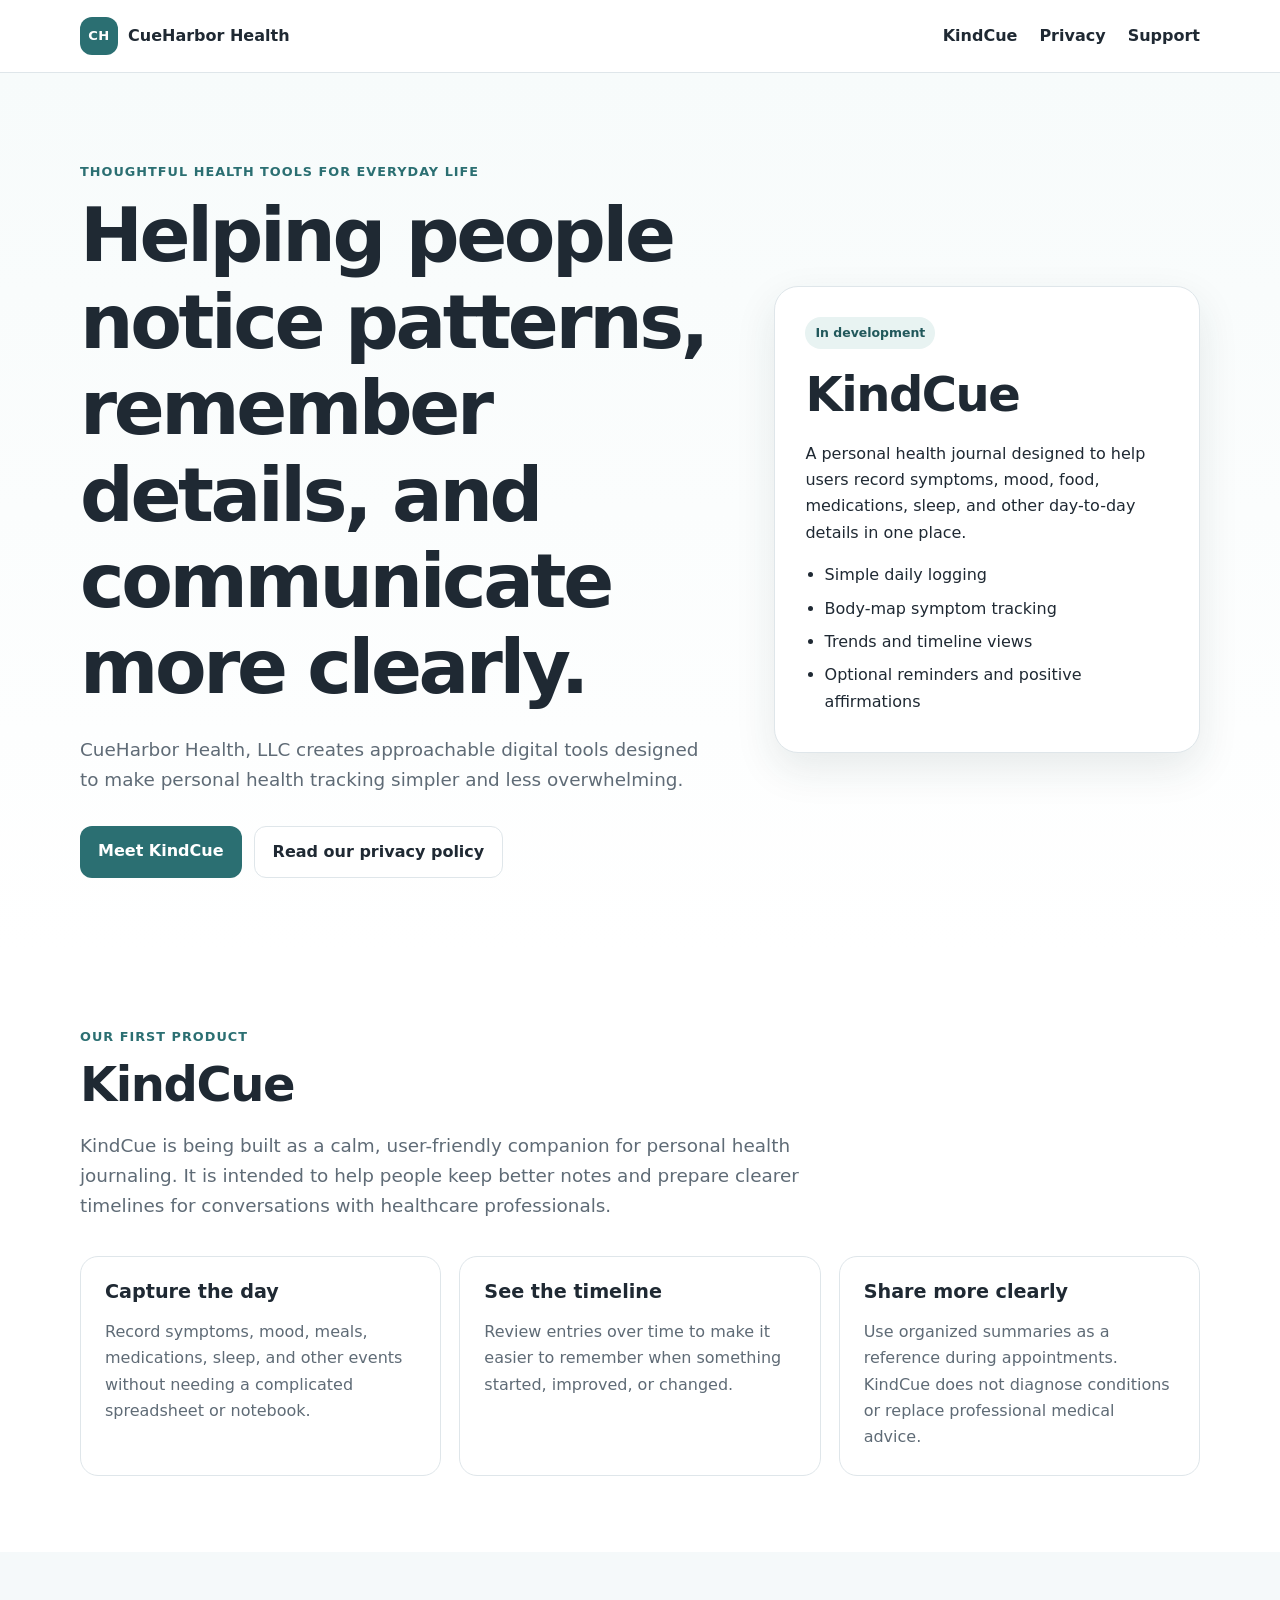
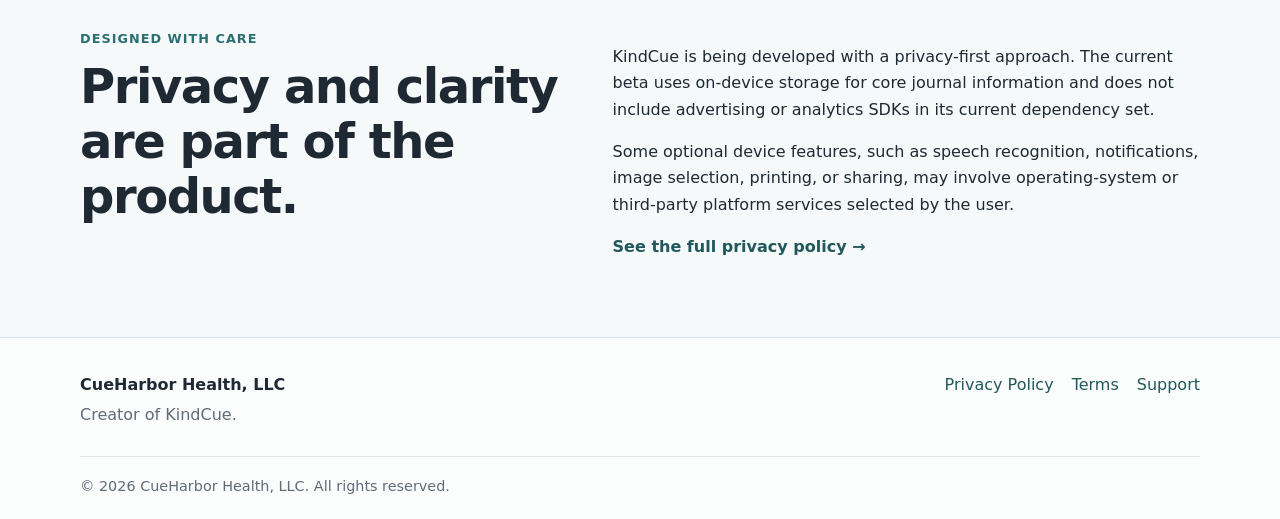
<file: index.html>
<!doctype html>
<html lang="en">
<head>
  <meta charset="utf-8">
  <meta name="viewport" content="width=device-width, initial-scale=1">
  <meta name="description" content="CueHarbor Health, LLC builds simple, supportive health-tracking tools, including KindCue.">
  <title>CueHarbor Health, LLC</title>
  <link rel="stylesheet" href="styles.css">
</head>
<body>
  <header class="site-header">
    <div class="wrap nav-wrap">
      <a class="brand" href="index.html" aria-label="CueHarbor Health home">
        <span class="brand-mark">CH</span>
        <span>CueHarbor Health</span>
      </a>
      <nav aria-label="Primary navigation">
        <a href="#kindcue">KindCue</a>
        <a href="privacy.html">Privacy</a>
        <a href="support.html">Support</a>
      </nav>
    </div>
  </header>

  <main>
    <section class="hero">
      <div class="wrap hero-grid">
        <div>
          <p class="eyebrow">Thoughtful health tools for everyday life</p>
          <h1>Helping people notice patterns, remember details, and communicate more clearly.</h1>
          <p class="lead">CueHarbor Health, LLC creates approachable digital tools designed to make personal health tracking simpler and less overwhelming.</p>
          <div class="actions">
            <a class="button primary" href="#kindcue">Meet KindCue</a>
            <a class="button secondary" href="privacy.html">Read our privacy policy</a>
          </div>
        </div>
        <div class="hero-card" aria-label="KindCue feature summary">
          <span class="pill">In development</span>
          <h2>KindCue</h2>
          <p>A personal health journal designed to help users record symptoms, mood, food, medications, sleep, and other day-to-day details in one place.</p>
          <ul class="check-list">
            <li>Simple daily logging</li>
            <li>Body-map symptom tracking</li>
            <li>Trends and timeline views</li>
            <li>Optional reminders and positive affirmations</li>
          </ul>
        </div>
      </div>
    </section>

    <section class="section" id="kindcue">
      <div class="wrap">
        <p class="eyebrow">Our first product</p>
        <h2>KindCue</h2>
        <p class="section-intro">KindCue is being built as a calm, user-friendly companion for personal health journaling. It is intended to help people keep better notes and prepare clearer timelines for conversations with healthcare professionals.</p>
        <div class="card-grid">
          <article class="card">
            <h3>Capture the day</h3>
            <p>Record symptoms, mood, meals, medications, sleep, and other events without needing a complicated spreadsheet or notebook.</p>
          </article>
          <article class="card">
            <h3>See the timeline</h3>
            <p>Review entries over time to make it easier to remember when something started, improved, or changed.</p>
          </article>
          <article class="card">
            <h3>Share more clearly</h3>
            <p>Use organized summaries as a reference during appointments. KindCue does not diagnose conditions or replace professional medical advice.</p>
          </article>
        </div>
      </div>
    </section>

    <section class="section soft">
      <div class="wrap split">
        <div>
          <p class="eyebrow">Designed with care</p>
          <h2>Privacy and clarity are part of the product.</h2>
        </div>
        <div>
          <p>KindCue is being developed with a privacy-first approach. The current beta uses on-device storage for core journal information and does not include advertising or analytics SDKs in its current dependency set.</p>
          <p>Some optional device features, such as speech recognition, notifications, image selection, printing, or sharing, may involve operating-system or third-party platform services selected by the user.</p>
          <a class="text-link" href="privacy.html">See the full privacy policy →</a>
        </div>
      </div>
    </section>
  </main>

  <footer class="site-footer">
    <div class="wrap footer-grid">
      <div>
        <strong>CueHarbor Health, LLC</strong>
        <p>Creator of KindCue.</p>
      </div>
      <div class="footer-links">
        <a href="privacy.html">Privacy Policy</a>
        <a href="terms.html">Terms</a>
        <a href="support.html">Support</a>
      </div>
    </div>
    <div class="wrap footer-bottom">© 2026 CueHarbor Health, LLC. All rights reserved.</div>
  </footer>
</body>
</html>
</file>
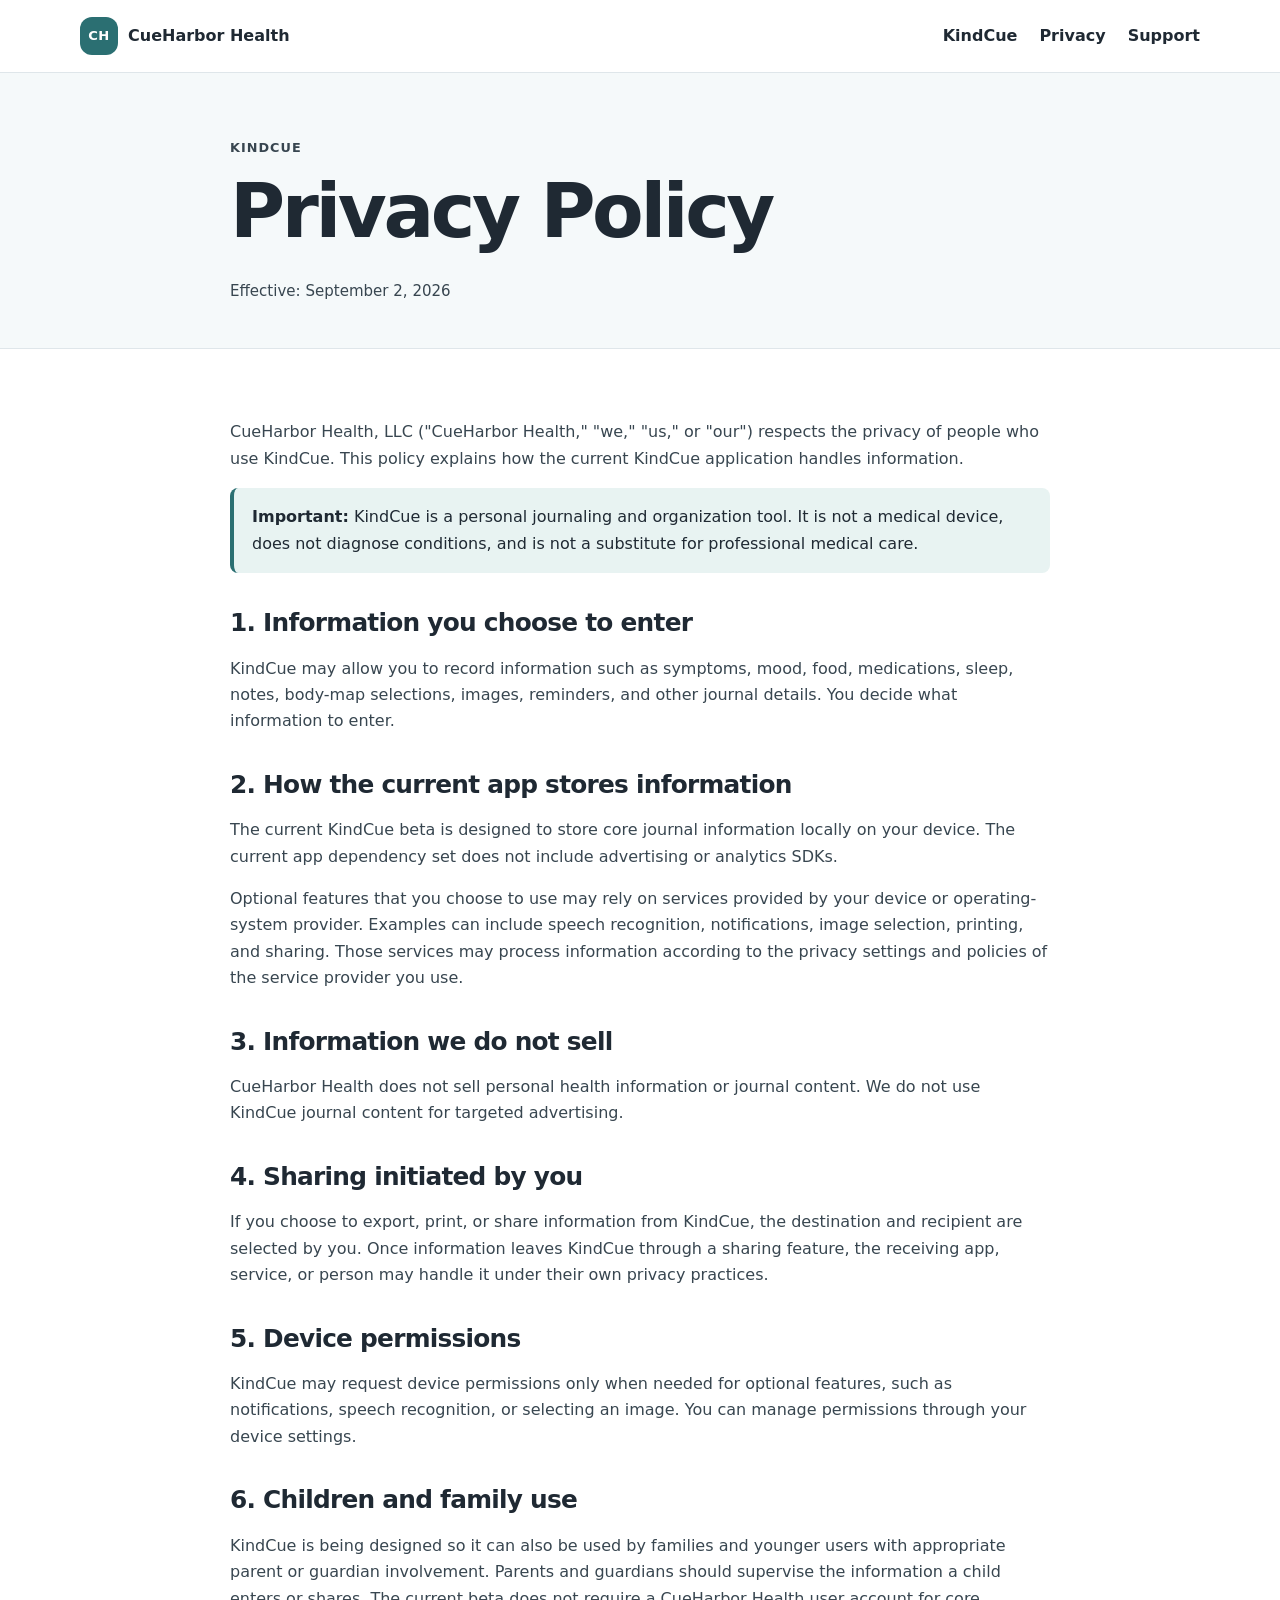
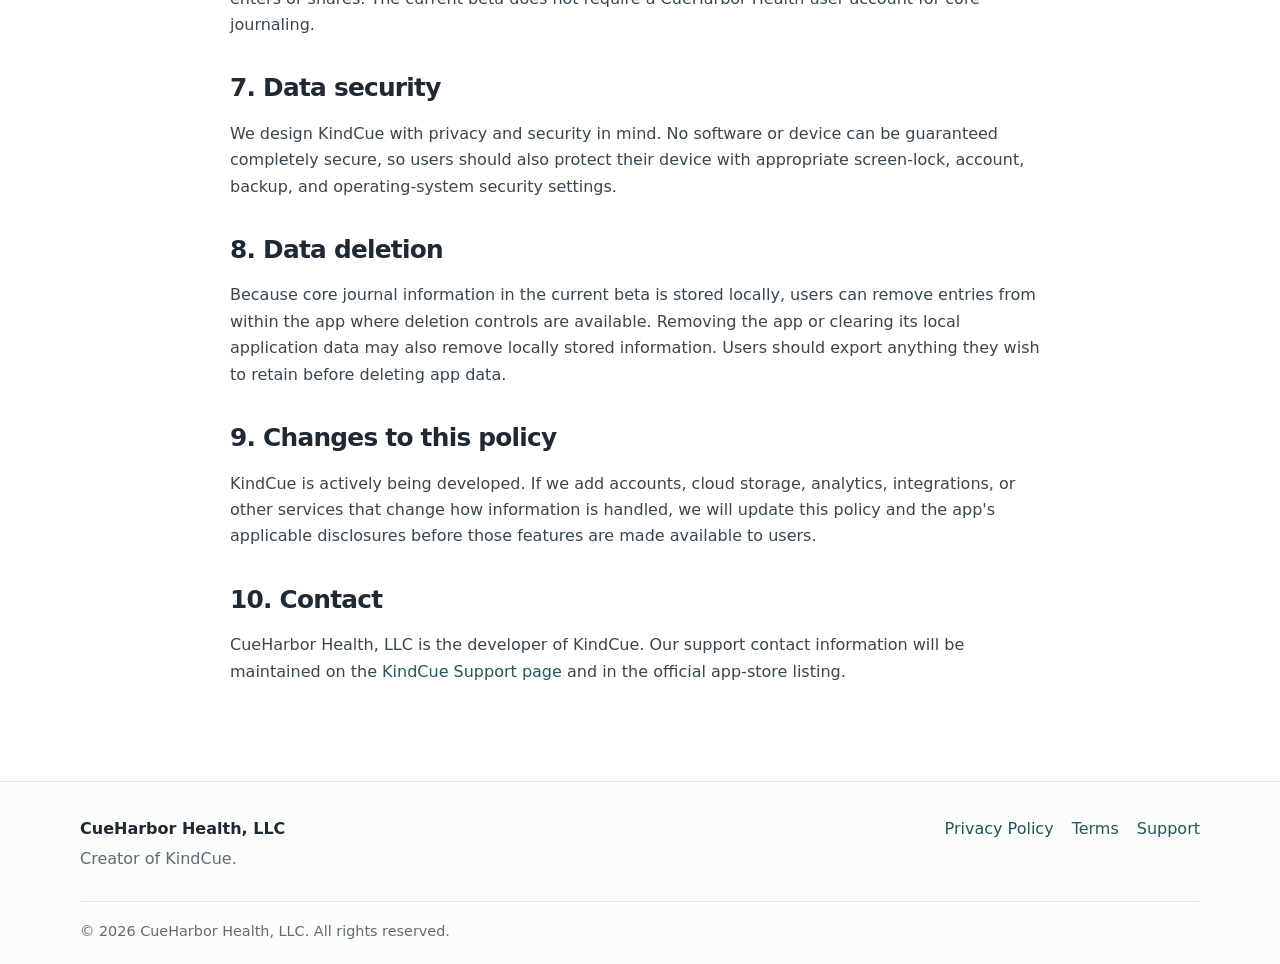
<file: privacy.html>
<!doctype html>
<html lang="en">
<head>
  <meta charset="utf-8">
  <meta name="viewport" content="width=device-width, initial-scale=1">
  <meta name="description" content="Privacy Policy for KindCue by CueHarbor Health, LLC.">
  <title>Privacy Policy | CueHarbor Health</title>
  <link rel="stylesheet" href="styles.css">
</head>
<body>
  <header class="site-header">
    <div class="wrap nav-wrap">
      <a class="brand" href="index.html"><span class="brand-mark">CH</span><span>CueHarbor Health</span></a>
      <nav><a href="index.html#kindcue">KindCue</a><a href="privacy.html">Privacy</a><a href="support.html">Support</a></nav>
    </div>
  </header>

  <main>
    <section class="page-hero">
      <div class="wrap prose">
        <p class="eyebrow">KindCue</p>
        <h1>Privacy Policy</h1>
        <p class="meta">Effective: September 2, 2026</p>
      </div>
    </section>
    <section class="page-content">
      <div class="wrap prose">
        <p>CueHarbor Health, LLC ("CueHarbor Health," "we," "us," or "our") respects the privacy of people who use KindCue. This policy explains how the current KindCue application handles information.</p>

        <div class="notice"><strong>Important:</strong> KindCue is a personal journaling and organization tool. It is not a medical device, does not diagnose conditions, and is not a substitute for professional medical care.</div>

        <h2>1. Information you choose to enter</h2>
        <p>KindCue may allow you to record information such as symptoms, mood, food, medications, sleep, notes, body-map selections, images, reminders, and other journal details. You decide what information to enter.</p>

        <h2>2. How the current app stores information</h2>
        <p>The current KindCue beta is designed to store core journal information locally on your device. The current app dependency set does not include advertising or analytics SDKs.</p>
        <p>Optional features that you choose to use may rely on services provided by your device or operating-system provider. Examples can include speech recognition, notifications, image selection, printing, and sharing. Those services may process information according to the privacy settings and policies of the service provider you use.</p>

        <h2>3. Information we do not sell</h2>
        <p>CueHarbor Health does not sell personal health information or journal content. We do not use KindCue journal content for targeted advertising.</p>

        <h2>4. Sharing initiated by you</h2>
        <p>If you choose to export, print, or share information from KindCue, the destination and recipient are selected by you. Once information leaves KindCue through a sharing feature, the receiving app, service, or person may handle it under their own privacy practices.</p>

        <h2>5. Device permissions</h2>
        <p>KindCue may request device permissions only when needed for optional features, such as notifications, speech recognition, or selecting an image. You can manage permissions through your device settings.</p>

        <h2>6. Children and family use</h2>
        <p>KindCue is being designed so it can also be used by families and younger users with appropriate parent or guardian involvement. Parents and guardians should supervise the information a child enters or shares. The current beta does not require a CueHarbor Health user account for core journaling.</p>

        <h2>7. Data security</h2>
        <p>We design KindCue with privacy and security in mind. No software or device can be guaranteed completely secure, so users should also protect their device with appropriate screen-lock, account, backup, and operating-system security settings.</p>

        <h2>8. Data deletion</h2>
        <p>Because core journal information in the current beta is stored locally, users can remove entries from within the app where deletion controls are available. Removing the app or clearing its local application data may also remove locally stored information. Users should export anything they wish to retain before deleting app data.</p>

        <h2>9. Changes to this policy</h2>
        <p>KindCue is actively being developed. If we add accounts, cloud storage, analytics, integrations, or other services that change how information is handled, we will update this policy and the app's applicable disclosures before those features are made available to users.</p>

        <h2>10. Contact</h2>
        <p>CueHarbor Health, LLC is the developer of KindCue. Our support contact information will be maintained on the <a href="support.html">KindCue Support page</a> and in the official app-store listing.</p>
      </div>
    </section>
  </main>

  <footer class="site-footer">
    <div class="wrap footer-grid"><div><strong>CueHarbor Health, LLC</strong><p>Creator of KindCue.</p></div><div class="footer-links"><a href="privacy.html">Privacy Policy</a><a href="terms.html">Terms</a><a href="support.html">Support</a></div></div>
    <div class="wrap footer-bottom">© 2026 CueHarbor Health, LLC. All rights reserved.</div>
  </footer>
</body>
</html>
</file>
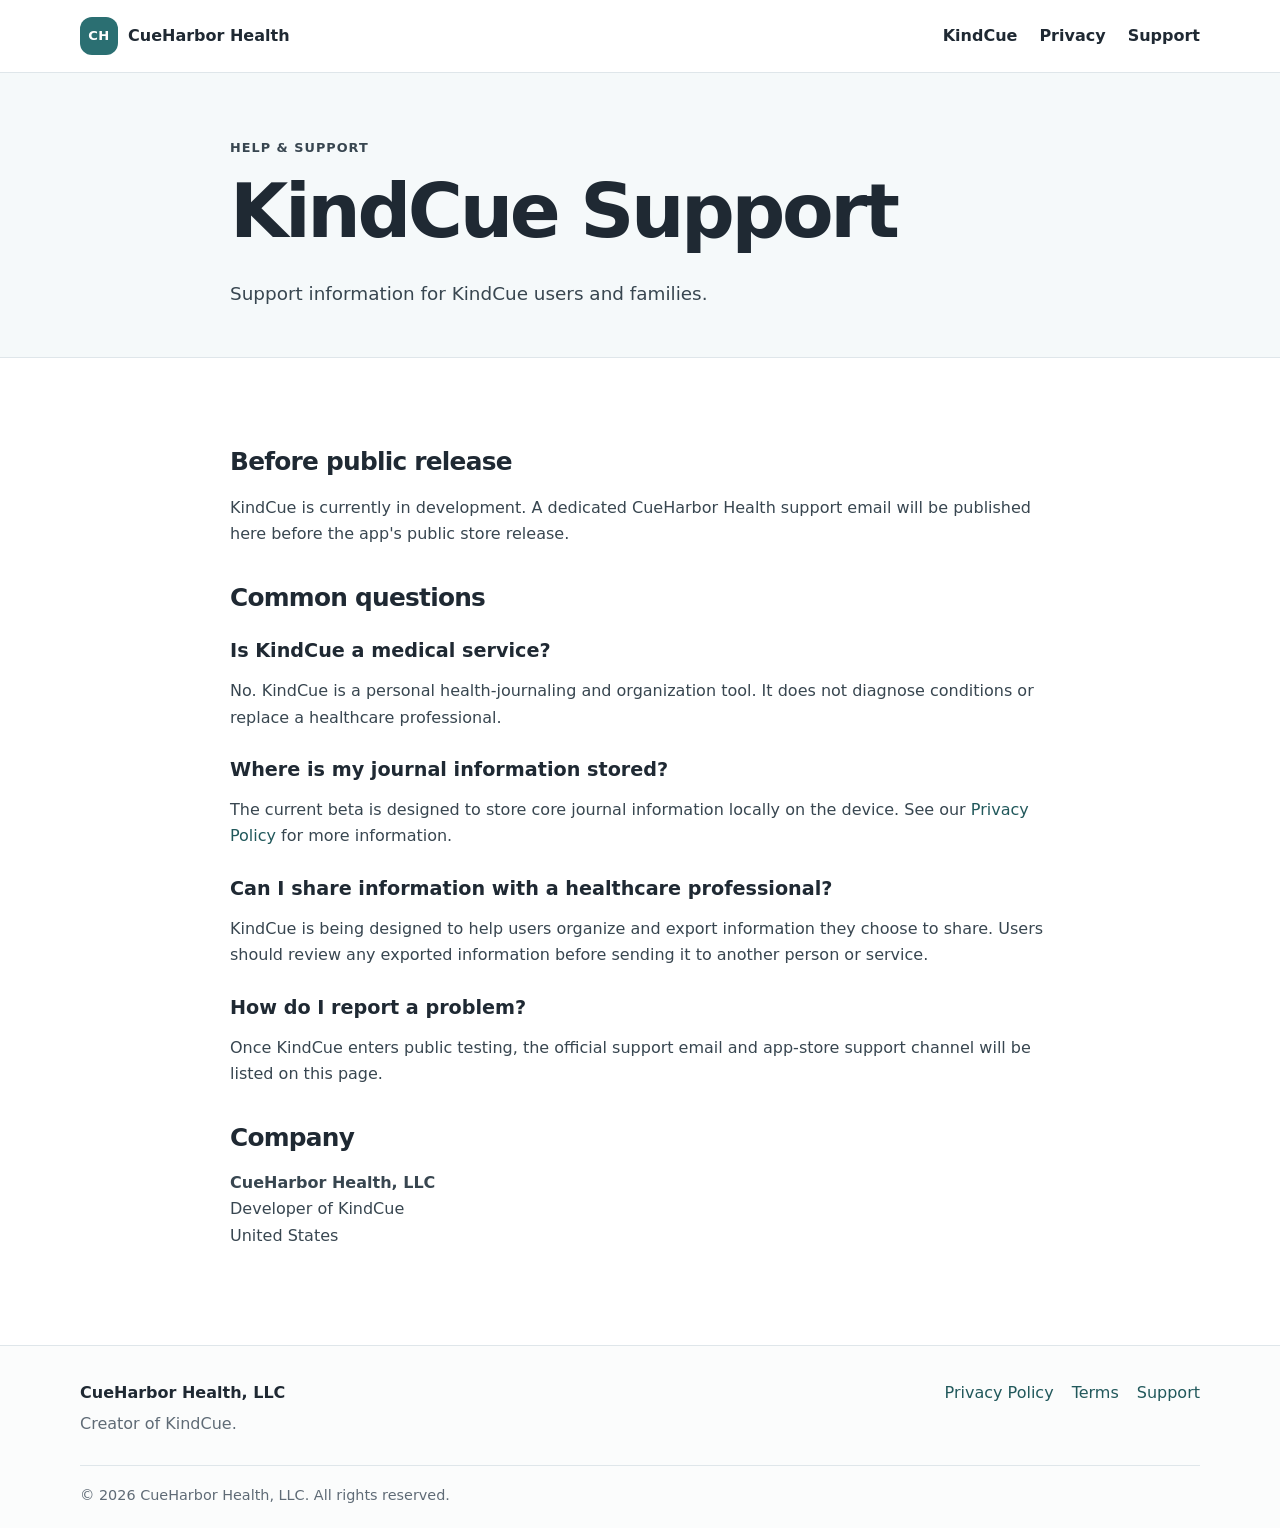
<file: support.html>
<!doctype html>
<html lang="en">
<head>
  <meta charset="utf-8">
  <meta name="viewport" content="width=device-width, initial-scale=1">
  <meta name="description" content="Support information for KindCue by CueHarbor Health, LLC.">
  <title>KindCue Support | CueHarbor Health</title>
  <link rel="stylesheet" href="styles.css">
</head>
<body>
  <header class="site-header">
    <div class="wrap nav-wrap">
      <a class="brand" href="index.html"><span class="brand-mark">CH</span><span>CueHarbor Health</span></a>
      <nav><a href="index.html#kindcue">KindCue</a><a href="privacy.html">Privacy</a><a href="support.html">Support</a></nav>
    </div>
  </header>

  <main>
    <section class="page-hero">
      <div class="wrap prose">
        <p class="eyebrow">Help & support</p>
        <h1>KindCue Support</h1>
        <p class="lead">Support information for KindCue users and families.</p>
      </div>
    </section>

    <section class="page-content">
      <div class="wrap prose">
        <h2>Before public release</h2>
        <p>KindCue is currently in development. A dedicated CueHarbor Health support email will be published here before the app's public store release.</p>

        <h2>Common questions</h2>
        <h3>Is KindCue a medical service?</h3>
        <p>No. KindCue is a personal health-journaling and organization tool. It does not diagnose conditions or replace a healthcare professional.</p>

        <h3>Where is my journal information stored?</h3>
        <p>The current beta is designed to store core journal information locally on the device. See our <a href="privacy.html">Privacy Policy</a> for more information.</p>

        <h3>Can I share information with a healthcare professional?</h3>
        <p>KindCue is being designed to help users organize and export information they choose to share. Users should review any exported information before sending it to another person or service.</p>

        <h3>How do I report a problem?</h3>
        <p>Once KindCue enters public testing, the official support email and app-store support channel will be listed on this page.</p>

        <h2>Company</h2>
        <p><strong>CueHarbor Health, LLC</strong><br>Developer of KindCue<br>United States</p>
      </div>
    </section>
  </main>

  <footer class="site-footer">
    <div class="wrap footer-grid"><div><strong>CueHarbor Health, LLC</strong><p>Creator of KindCue.</p></div><div class="footer-links"><a href="privacy.html">Privacy Policy</a><a href="terms.html">Terms</a><a href="support.html">Support</a></div></div>
    <div class="wrap footer-bottom">© 2026 CueHarbor Health, LLC. All rights reserved.</div>
  </footer>
</body>
</html>
</file>
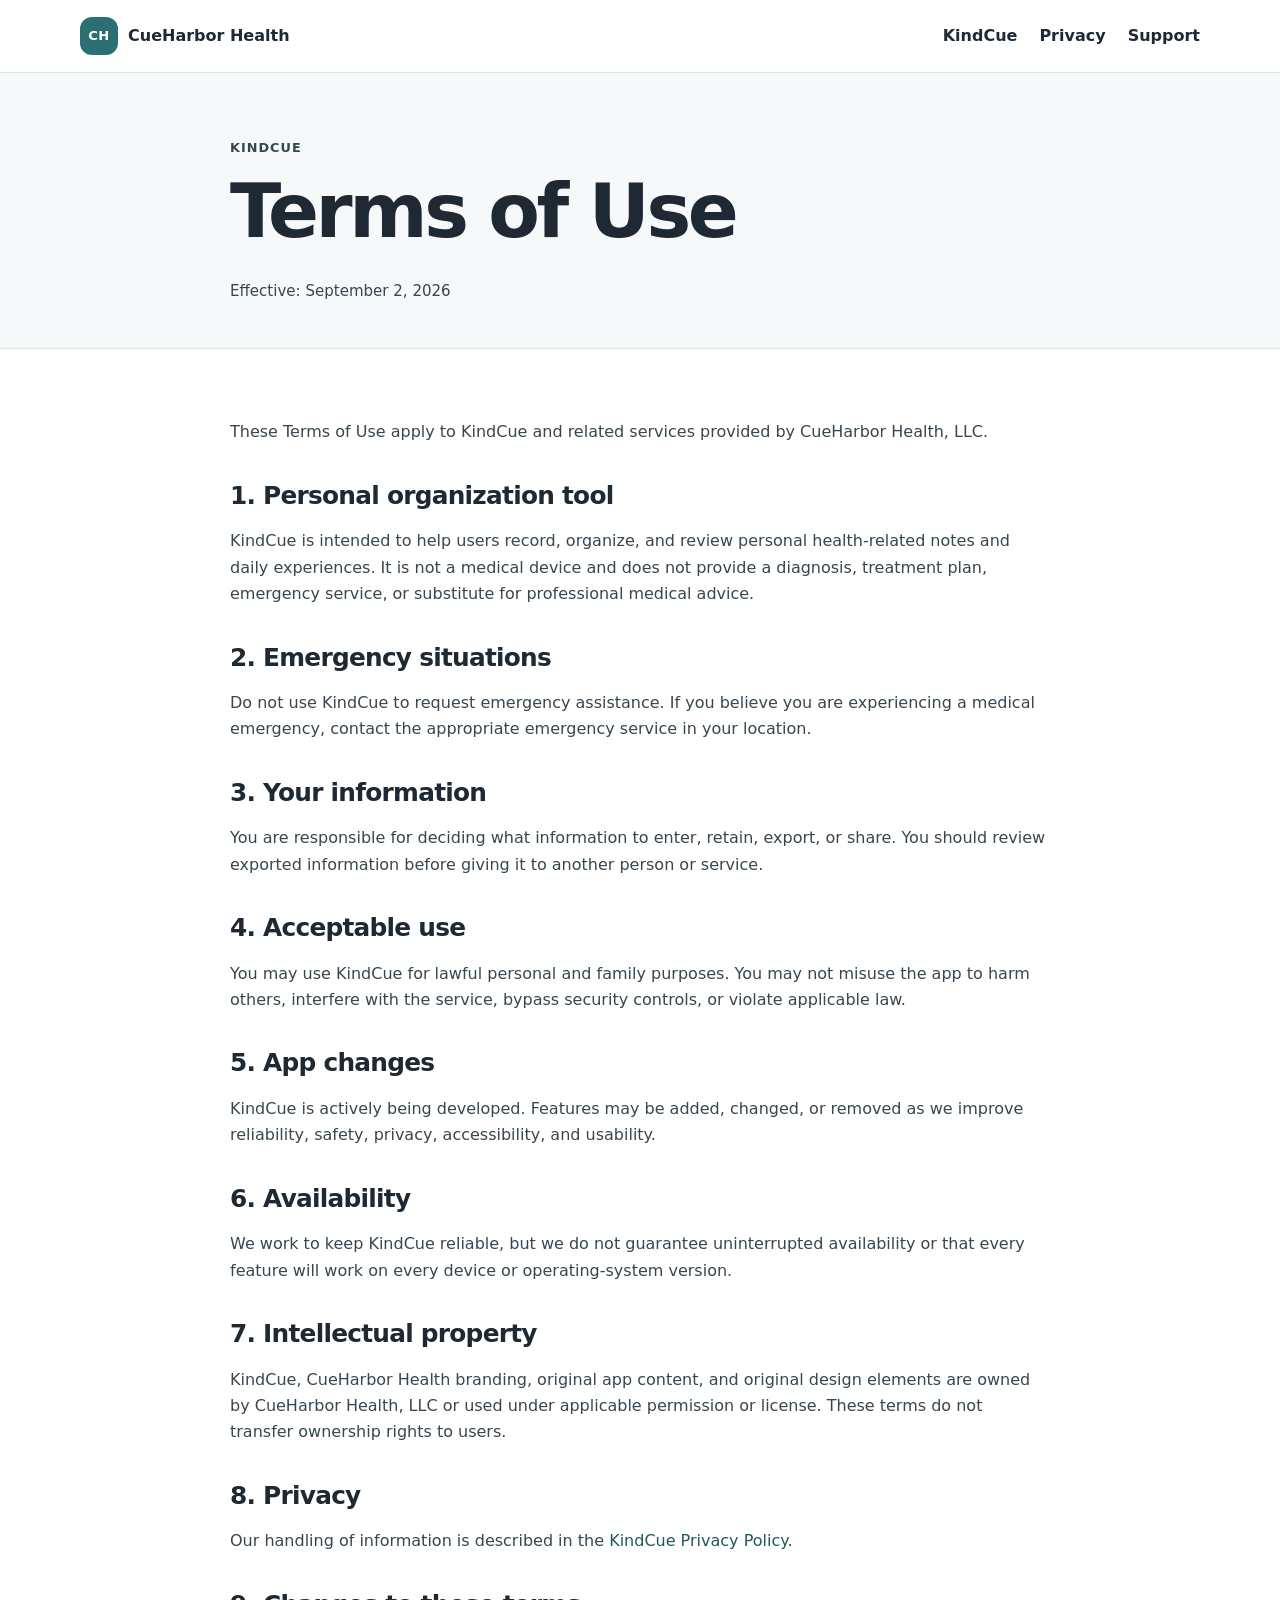
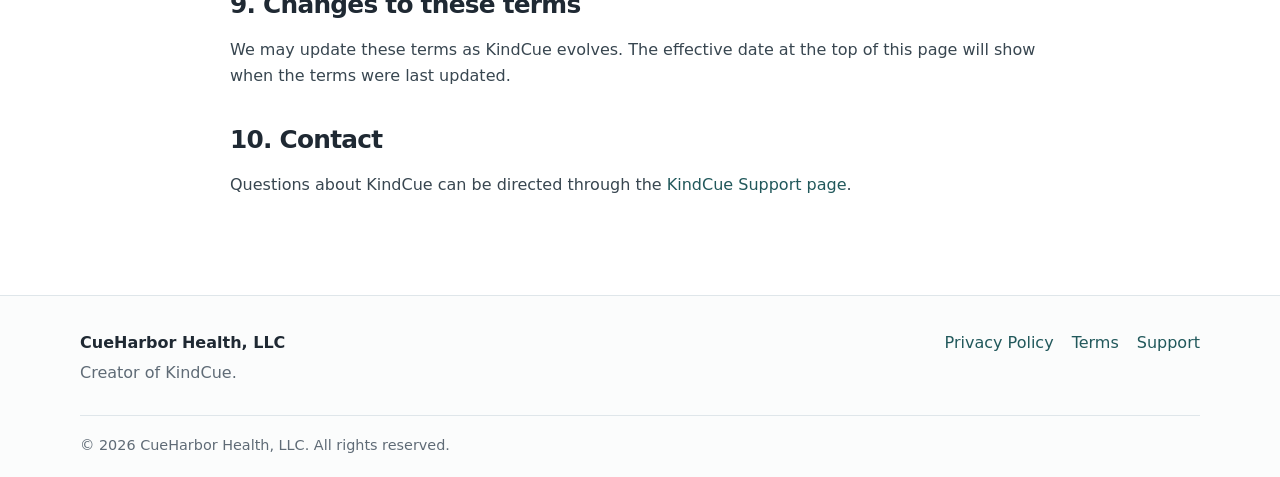
<file: terms.html>
<!doctype html>
<html lang="en">
<head>
  <meta charset="utf-8">
  <meta name="viewport" content="width=device-width, initial-scale=1">
  <meta name="description" content="Terms of Use for KindCue by CueHarbor Health, LLC.">
  <title>Terms of Use | CueHarbor Health</title>
  <link rel="stylesheet" href="styles.css">
</head>
<body>
  <header class="site-header">
    <div class="wrap nav-wrap">
      <a class="brand" href="index.html"><span class="brand-mark">CH</span><span>CueHarbor Health</span></a>
      <nav><a href="index.html#kindcue">KindCue</a><a href="privacy.html">Privacy</a><a href="support.html">Support</a></nav>
    </div>
  </header>

  <main>
    <section class="page-hero">
      <div class="wrap prose">
        <p class="eyebrow">KindCue</p>
        <h1>Terms of Use</h1>
        <p class="meta">Effective: September 2, 2026</p>
      </div>
    </section>
    <section class="page-content">
      <div class="wrap prose">
        <p>These Terms of Use apply to KindCue and related services provided by CueHarbor Health, LLC.</p>

        <h2>1. Personal organization tool</h2>
        <p>KindCue is intended to help users record, organize, and review personal health-related notes and daily experiences. It is not a medical device and does not provide a diagnosis, treatment plan, emergency service, or substitute for professional medical advice.</p>

        <h2>2. Emergency situations</h2>
        <p>Do not use KindCue to request emergency assistance. If you believe you are experiencing a medical emergency, contact the appropriate emergency service in your location.</p>

        <h2>3. Your information</h2>
        <p>You are responsible for deciding what information to enter, retain, export, or share. You should review exported information before giving it to another person or service.</p>

        <h2>4. Acceptable use</h2>
        <p>You may use KindCue for lawful personal and family purposes. You may not misuse the app to harm others, interfere with the service, bypass security controls, or violate applicable law.</p>

        <h2>5. App changes</h2>
        <p>KindCue is actively being developed. Features may be added, changed, or removed as we improve reliability, safety, privacy, accessibility, and usability.</p>

        <h2>6. Availability</h2>
        <p>We work to keep KindCue reliable, but we do not guarantee uninterrupted availability or that every feature will work on every device or operating-system version.</p>

        <h2>7. Intellectual property</h2>
        <p>KindCue, CueHarbor Health branding, original app content, and original design elements are owned by CueHarbor Health, LLC or used under applicable permission or license. These terms do not transfer ownership rights to users.</p>

        <h2>8. Privacy</h2>
        <p>Our handling of information is described in the <a href="privacy.html">KindCue Privacy Policy</a>.</p>

        <h2>9. Changes to these terms</h2>
        <p>We may update these terms as KindCue evolves. The effective date at the top of this page will show when the terms were last updated.</p>

        <h2>10. Contact</h2>
        <p>Questions about KindCue can be directed through the <a href="support.html">KindCue Support page</a>.</p>
      </div>
    </section>
  </main>

  <footer class="site-footer">
    <div class="wrap footer-grid"><div><strong>CueHarbor Health, LLC</strong><p>Creator of KindCue.</p></div><div class="footer-links"><a href="privacy.html">Privacy Policy</a><a href="terms.html">Terms</a><a href="support.html">Support</a></div></div>
    <div class="wrap footer-bottom">© 2026 CueHarbor Health, LLC. All rights reserved.</div>
  </footer>
</body>
</html>
</file>
<file: styles.css>
:root {
  --ink: #1f2933;
  --muted: #5f6b76;
  --line: #dfe6ea;
  --soft: #f5f9fa;
  --brand: #2b6f72;
  --brand-dark: #21585b;
  --accent: #e8f3f2;
  --white: #ffffff;
  --shadow: 0 16px 40px rgba(29, 55, 62, 0.10);
}

* { box-sizing: border-box; }
html { scroll-behavior: smooth; }
body {
  margin: 0;
  font-family: Inter, ui-sans-serif, system-ui, -apple-system, BlinkMacSystemFont, "Segoe UI", sans-serif;
  color: var(--ink);
  background: var(--white);
  line-height: 1.65;
}
a { color: var(--brand-dark); text-decoration: none; }
a:hover { text-decoration: underline; }
.wrap { width: min(1120px, calc(100% - 40px)); margin: 0 auto; }

.site-header {
  position: sticky;
  top: 0;
  z-index: 10;
  background: rgba(255,255,255,.96);
  border-bottom: 1px solid var(--line);
  backdrop-filter: blur(10px);
}
.nav-wrap { min-height: 72px; display: flex; align-items: center; justify-content: space-between; gap: 24px; }
.brand { display: inline-flex; align-items: center; gap: 10px; font-weight: 800; color: var(--ink); }
.brand:hover { text-decoration: none; }
.brand-mark {
  width: 38px; height: 38px; border-radius: 12px; display: grid; place-items: center;
  background: var(--brand); color: var(--white); font-size: .82rem; letter-spacing: .04em;
}
nav { display: flex; gap: 22px; flex-wrap: wrap; }
nav a { color: var(--ink); font-weight: 650; }

.hero { padding: 88px 0 72px; background: linear-gradient(180deg, #f7fbfb 0%, #ffffff 100%); }
.hero-grid { display: grid; grid-template-columns: 1.2fr .8fr; gap: 56px; align-items: center; }
.eyebrow { margin: 0 0 10px; color: var(--brand); font-weight: 800; text-transform: uppercase; letter-spacing: .08em; font-size: .8rem; }
h1, h2, h3 { line-height: 1.15; margin-top: 0; }
h1 { font-size: clamp(2.35rem, 6vw, 4.7rem); letter-spacing: -.045em; margin-bottom: 24px; }
h2 { font-size: clamp(1.9rem, 4vw, 3rem); letter-spacing: -.03em; margin-bottom: 18px; }
h3 { font-size: 1.2rem; margin-bottom: 10px; }
.lead, .section-intro { font-size: 1.15rem; color: var(--muted); max-width: 760px; }
.actions { display: flex; flex-wrap: wrap; gap: 12px; margin-top: 30px; }
.button { display: inline-block; padding: 12px 18px; border-radius: 12px; font-weight: 750; }
.button:hover { text-decoration: none; }
.button.primary { background: var(--brand); color: var(--white); }
.button.primary:hover { background: var(--brand-dark); }
.button.secondary { border: 1px solid var(--line); color: var(--ink); background: var(--white); }
.hero-card { background: var(--white); border: 1px solid var(--line); border-radius: 24px; padding: 30px; box-shadow: var(--shadow); }
.pill { display: inline-block; padding: 6px 10px; border-radius: 999px; background: var(--accent); color: var(--brand-dark); font-size: .78rem; font-weight: 800; margin-bottom: 18px; }
.check-list { padding-left: 1.2rem; margin-bottom: 0; }
.check-list li { margin: 7px 0; }

.section { padding: 76px 0; }
.section.soft { background: var(--soft); }
.card-grid { display: grid; grid-template-columns: repeat(3, 1fr); gap: 18px; margin-top: 34px; }
.card { border: 1px solid var(--line); border-radius: 18px; padding: 24px; background: var(--white); }
.card p { color: var(--muted); margin-bottom: 0; }
.split { display: grid; grid-template-columns: .9fr 1.1fr; gap: 52px; align-items: start; }
.text-link { font-weight: 800; }

.page-hero { padding: 64px 0 30px; background: var(--soft); border-bottom: 1px solid var(--line); }
.page-content { padding: 54px 0 80px; }
.prose { max-width: 820px; }
.prose h2 { font-size: 1.55rem; margin-top: 36px; }
.prose h3 { margin-top: 28px; }
.prose p, .prose li { color: #384650; }
.notice { border-left: 4px solid var(--brand); background: var(--accent); padding: 16px 18px; border-radius: 8px; }
.meta { color: var(--muted); font-size: .94rem; }

.site-footer { border-top: 1px solid var(--line); padding: 34px 0 20px; background: #fbfcfc; }
.footer-grid { display: flex; justify-content: space-between; gap: 30px; }
.footer-grid p { margin: 4px 0 0; color: var(--muted); }
.footer-links { display: flex; gap: 18px; flex-wrap: wrap; }
.footer-bottom { margin-top: 28px; padding-top: 18px; border-top: 1px solid var(--line); color: var(--muted); font-size: .9rem; }

@media (max-width: 760px) {
  .nav-wrap { align-items: flex-start; flex-direction: column; padding: 14px 0; }
  nav { gap: 14px; }
  .hero { padding-top: 58px; }
  .hero-grid, .card-grid, .split { grid-template-columns: 1fr; }
  .hero-grid, .split { gap: 30px; }
  .section { padding: 58px 0; }
  .footer-grid { flex-direction: column; }
}
</file>
